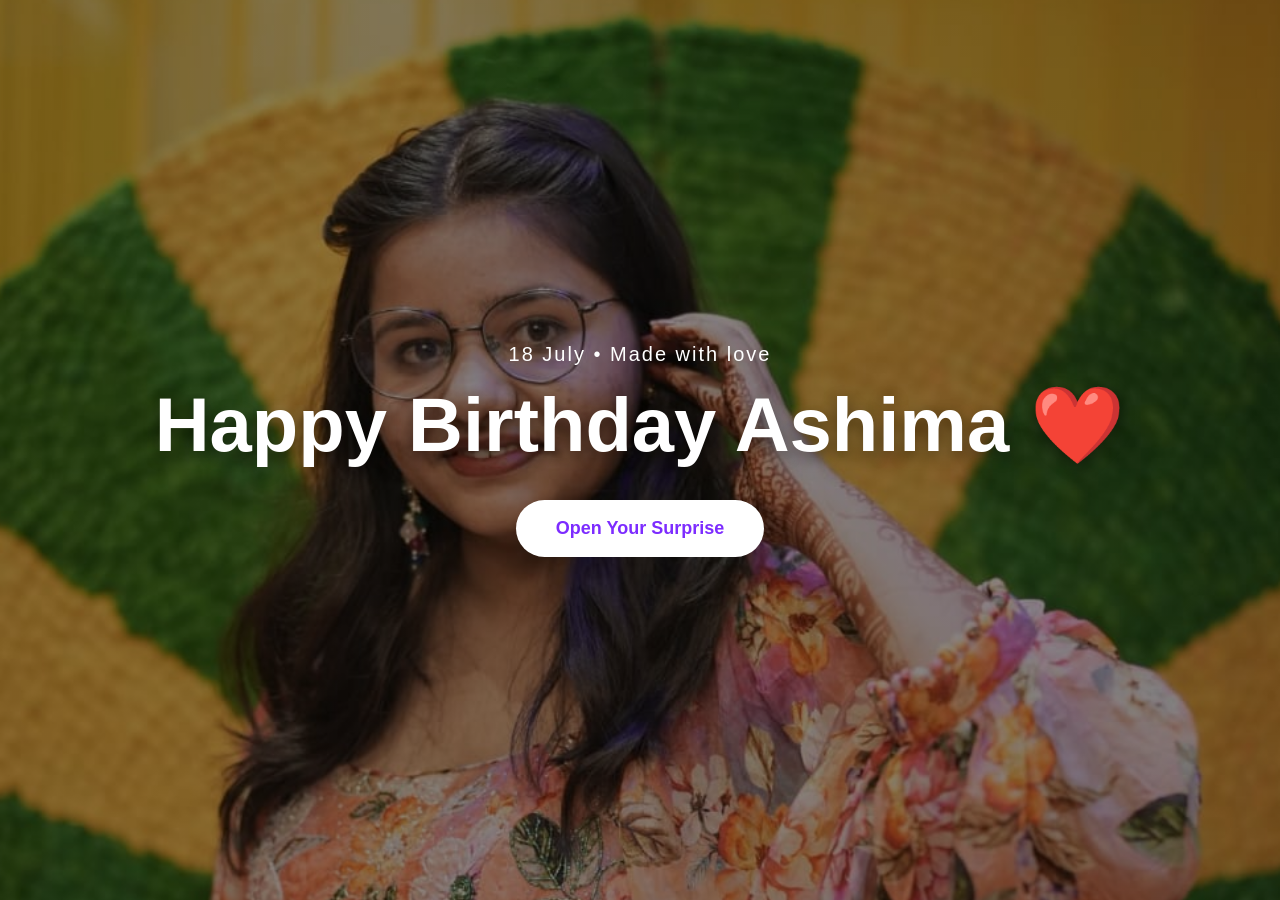
<file: index.html>
<!DOCTYPE html>
<html lang="en">
<head>
    <meta charset="UTF-8">
    <meta name="viewport" content="width=device-width, initial-scale=1.0">
    <title>Happy Birthday Ashima 💜</title>
    <link rel="icon" type="image/png" href="assets/images/favicon.png">
    <link rel="stylesheet" href="assets/css/style.css">

    <link rel="preconnect" href="https://fonts.googleapis.com">
<link rel="preconnect" href="https://fonts.gstatic.com" crossorigin>
<link href="https://fonts.googleapis.com/css2?family=Kalam:wght@300;400;700&display=swap" rel="stylesheet">
</head>
<body>
    <audio id="bgMusic" loop>
    <source src="assets/music/background.m4a" type="audio/mp4">
</audio>
    <section class="hero" id="hero">
    <div class="hero-content">
        <p>18 July • Made with love</p>
        <h1>Happy Birthday Ashima ❤️</h1>
<button id="openBtn" onclick="startMusicAndOpen()">
    Open Your Surprise
</button>
    </div>

</section>

<section id="verification">

  <div class="verify-box">
    <h2>Before You Enter...</h2>
    <p>We just need to verify that you are actually Ashima 😌</p>
    <button id="startVerify">Start Verification</button>
</div>

</section>

    <script src="assets/js/script.js"></script>

</body>
</html>
</file>
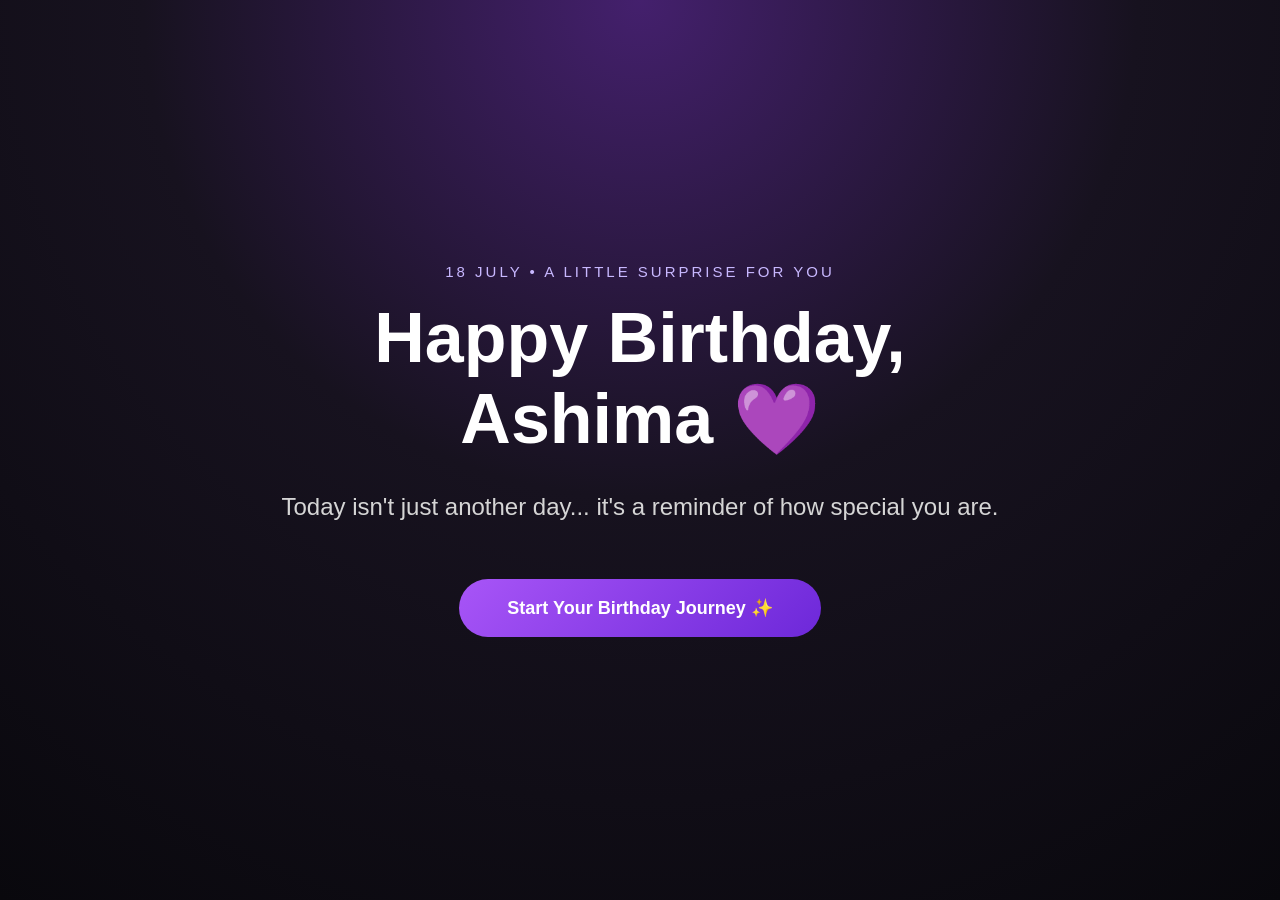
<file: pages/birthday.html>
<!DOCTYPE html>
<html lang="en">

<head>
    <meta charset="UTF-8">

    <meta
        name="viewport"
        content="width=device-width, initial-scale=1.0"
    >

    <title>Happy Birthday Ashima 💜</title>
<link rel="icon" type="image/png" href="../assets/images/favicon.png">
    <link
        rel="stylesheet"
        href="../assets/css/style.css"
    >
</head>

<body>

    <audio id="bgMusic" loop>
        <source
            src="../assets/music/background.m4a"
            type="audio/mp4"
        >
    </audio>

    <section class="birthday-page">

        <div class="birthday-content">

            <p class="birthday-small">
                18 July • A little surprise for you
            </p>

            <h1>
                Happy Birthday, Ashima 💜
            </h1>

            <p class="birthday-message">
                Today isn't just another day...
                it's a reminder of how special you are.
            </p>

            <button id="startJourneyBtn">
                Start Your Birthday Journey ✨
            </button>

        </div>

    </section>

    <script src="../assets/js/script.js"></script>

</body>

</html>
</file>
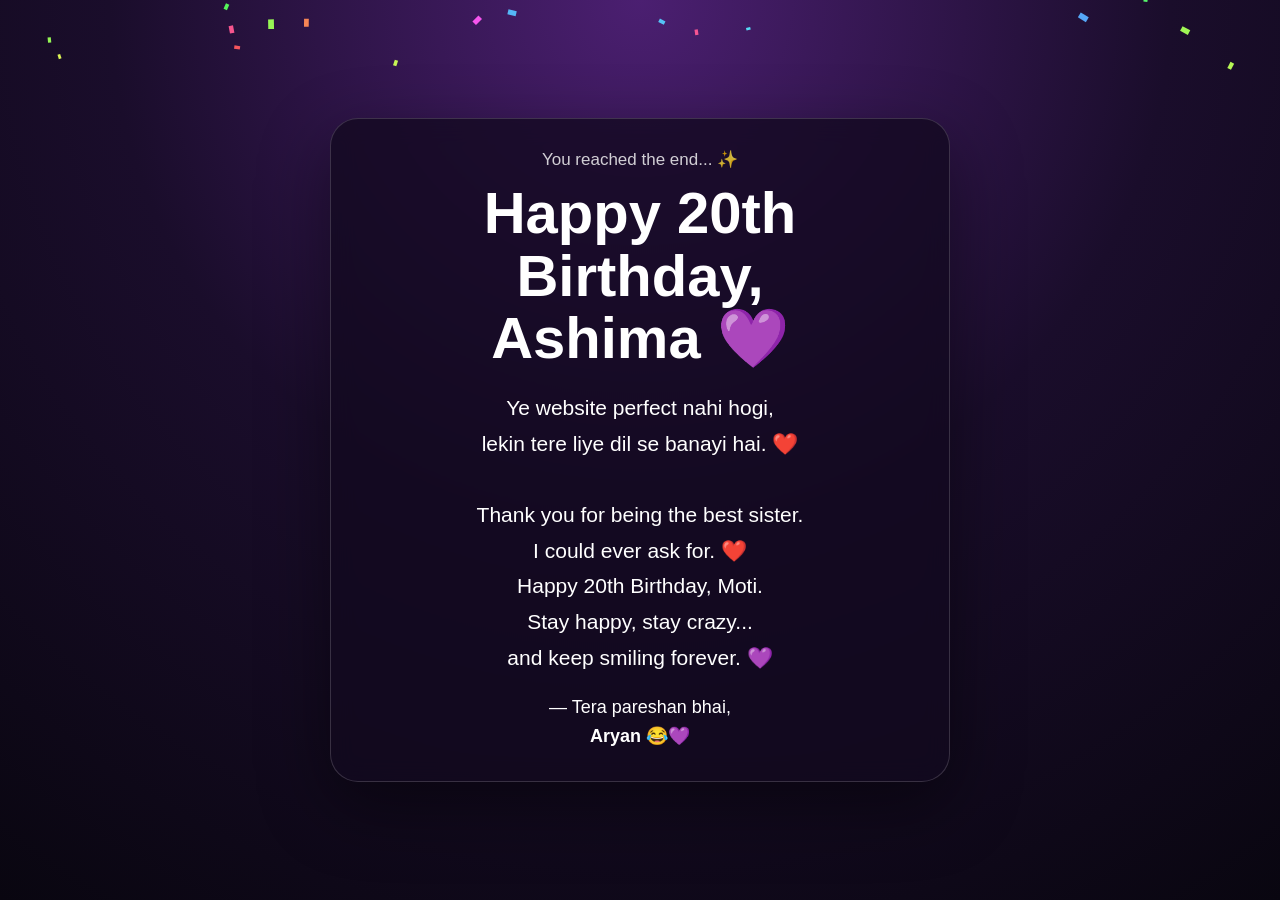
<file: pages/ending.html>
<!DOCTYPE html>
<html lang="en">
<head>
    <meta charset="UTF-8">
    <meta name="viewport" content="width=device-width, initial-scale=1.0">
    <title>Happy Birthday Ashima 💜</title>
<link rel="icon" type="image/png" href="../assets/images/favicon.png">
    <link rel="stylesheet" href="../assets/css/style.css">
    <link rel="icon" href="data:,">
</head>

<body class="ending-page">

    <audio id="bgMusic" autoplay loop>
        <source src="../assets/music/background.m4a" type="audio/mp4">
    </audio>

    <canvas id="confettiCanvas"></canvas>

    <main class="ending-card">
        <p class="ending-small">You reached the end... ✨</p>

        <h1>Happy 20th Birthday,<br>Ashima 💜</h1>

        <p class="ending-message">
            Ye website perfect nahi hogi,<br>
            lekin tere liye dil se banayi hai. ❤️
            <br><br>
            Thank you for being the best sister.
            <br>
            I could ever ask for. ❤️
            <br>
            Happy 20th Birthday, Moti.
            <br>
            Stay happy, stay crazy...
            <br>
            and keep smiling forever. 💜
        </p>

        <p class="ending-sign">
            — Tera pareshan bhai,<br>
            <strong>Aryan 😂💜</strong>
        </p>

    </main>

    <script>
        const music = document.getElementById("bgMusic");
        music.volume = 0.35;

        music.play().catch(() => {
            document.body.addEventListener("click", () => {
                music.play();
            }, { once: true });
        });

        const canvas = document.getElementById("confettiCanvas");
        const ctx = canvas.getContext("2d");

        let pieces = [];
        let animationId;

        function resizeCanvas() {
            canvas.width = window.innerWidth;
            canvas.height = window.innerHeight;
        }

        function createConfetti() {
            pieces = [];

            for (let i = 0; i < 180; i++) {
                pieces.push({
                    x: Math.random() * canvas.width,
                    y: Math.random() * canvas.height - canvas.height,
                    size: Math.random() * 7 + 4,
                    speed: Math.random() * 3 + 2,
                    drift: Math.random() * 2 - 1,
                    rotation: Math.random() * Math.PI
                });
            }
        }

        function animateConfetti() {
            ctx.clearRect(0, 0, canvas.width, canvas.height);

            pieces.forEach(piece => {
                piece.y += piece.speed;
                piece.x += piece.drift;
                piece.rotation += 0.04;

                if (piece.y > canvas.height) {
                    piece.y = -20;
                    piece.x = Math.random() * canvas.width;
                }

                ctx.save();
                ctx.translate(piece.x, piece.y);
                ctx.rotate(piece.rotation);
                ctx.fillStyle = `hsl(${Math.random() * 360}, 90%, 65%)`;
                ctx.fillRect(
                    -piece.size / 2,
                    -piece.size / 2,
                    piece.size,
                    piece.size * 0.6
                );
                ctx.restore();
            });

            animationId = requestAnimationFrame(animateConfetti);
        }

        function startConfetti() {
            cancelAnimationFrame(animationId);
            createConfetti();
            animateConfetti();
        }

        resizeCanvas();
        startConfetti();

        window.addEventListener("resize", () => {
            resizeCanvas();
            createConfetti();
        });

        
    </script>

</body>
</html>
</file>
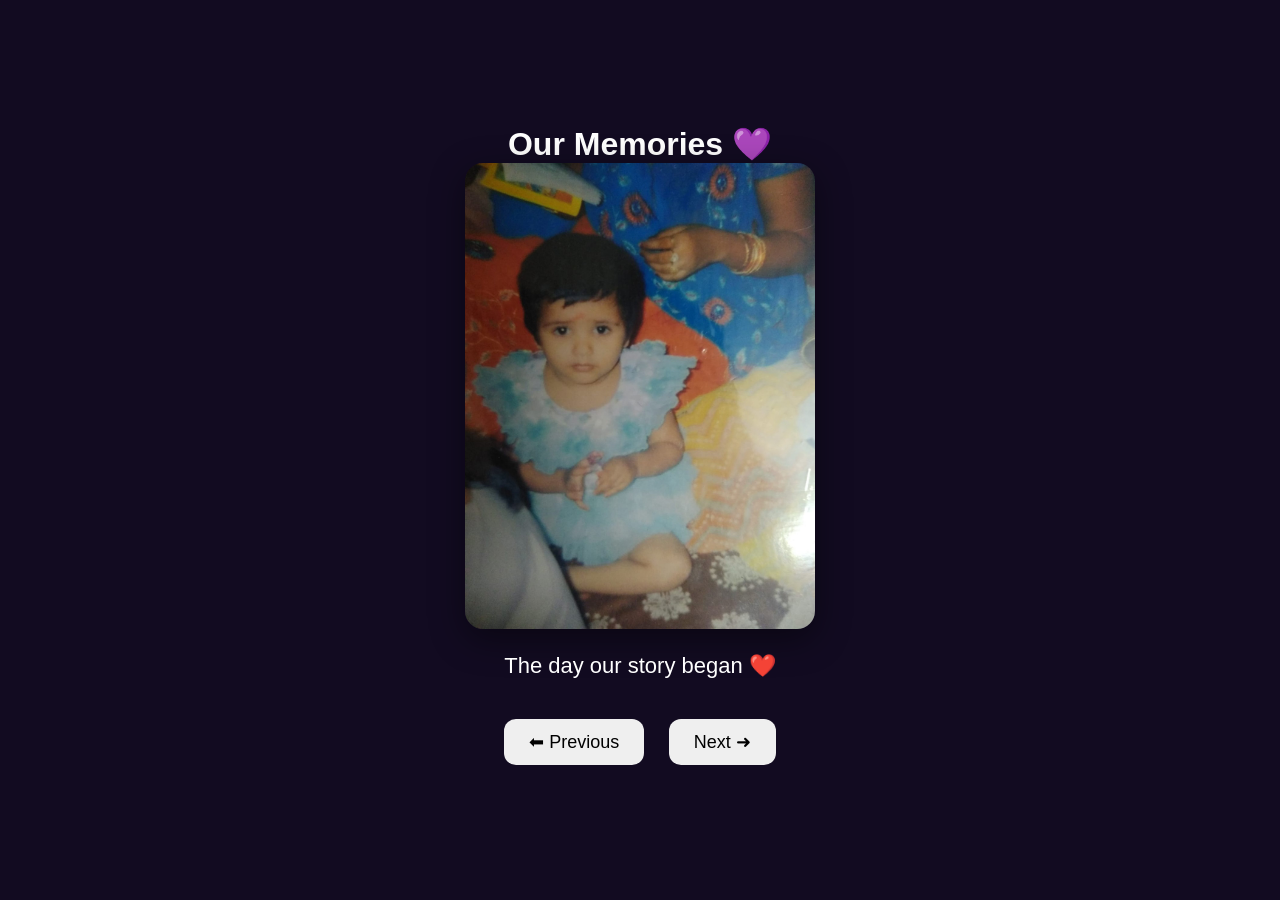
<file: pages/gallery.html>
<!DOCTYPE html>
<html lang="en">
<head>
    <meta charset="UTF-8">
    <meta name="viewport" content="width=device-width, initial-scale=1.0">
    <title>Our Memories 💜</title>
<link rel="icon" type="image/png" href="../assets/images/favicon.png">
    <link rel="stylesheet" href="../assets/css/style.css">
</head>

<body class="gallery-page">

   <audio id="bgMusic" autoplay loop>
    <source src="../assets/music/background.m4a" type="audio/mp4">
</audio>

    <div class="gallery-container">

        <h1>Our Memories 💜</h1>

        <img
            id="galleryImage"
            src="../assets/images/02_Timeline/01_Baby/baby_blue_frock.jpg"
            alt="Memory"
        >

        <p id="galleryCaption"></p>

        <div class="gallery-buttons">
            <button id="prevBtn">⬅ Previous</button>
            <button id="nextBtn">Next ➜</button>
        </div>

    </div>

    <script src="../assets/js/gallery.js"></script>

    <script>
        const music = document.getElementById("bgMusic");

        music.volume = 0.35;

        music.play().catch(() => {
            document.body.addEventListener("click", () => {
                music.play();
            }, { once: true });
        });
    </script>

</body>
</html>
</file>
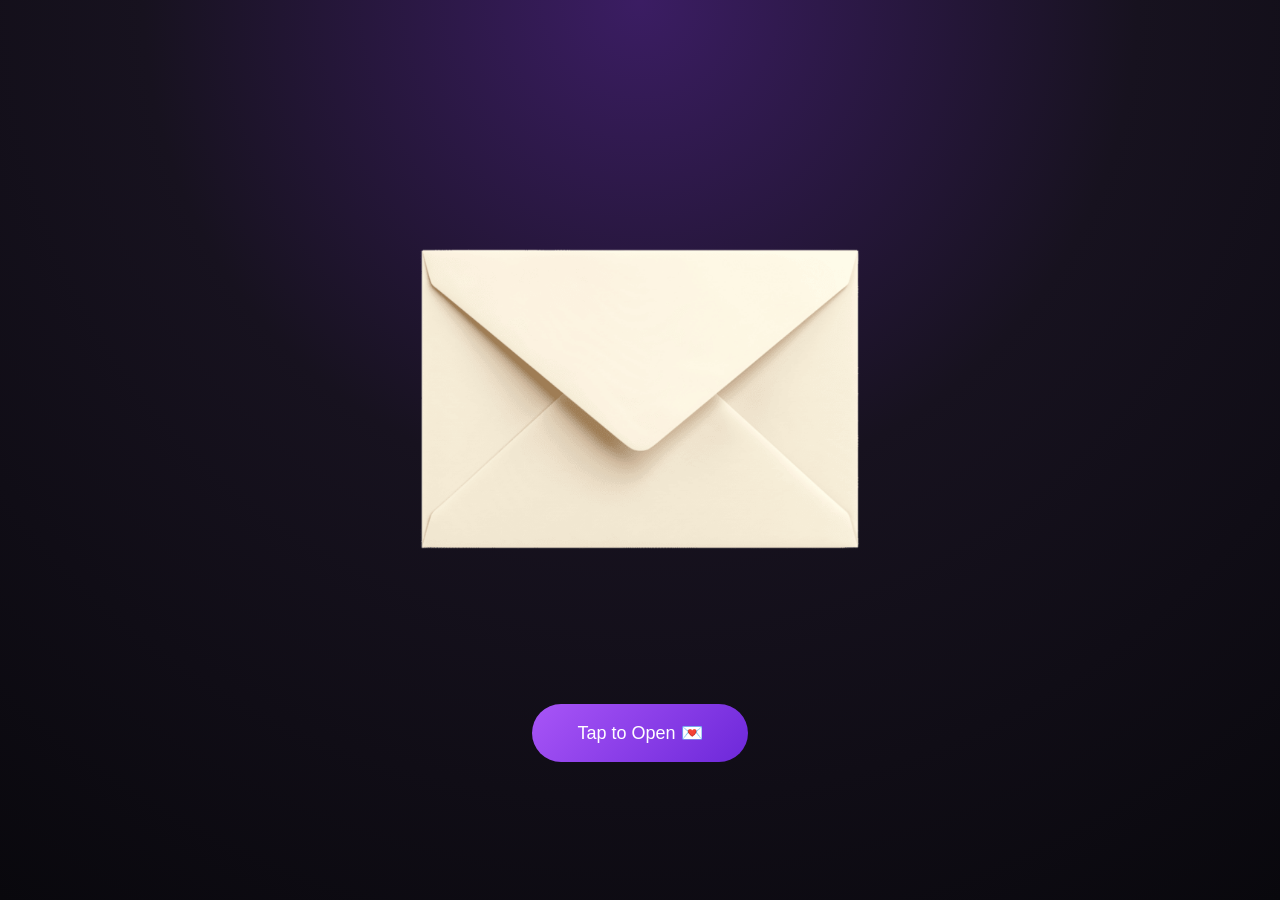
<file: pages/letter.html>
<!DOCTYPE html>
<html lang="en">

<head>
    <meta charset="UTF-8">

    <meta
        name="viewport"
        content="width=device-width, initial-scale=1.0"
    >

    <title>A Letter for Ashima 💜</title>
<link rel="icon" type="image/png" href="../assets/images/favicon.png">
    <link
        rel="stylesheet"
        href="../assets/css/style.css"
    >
</head>

<body>

    <audio id="bgMusic" loop>
        <source
            src="../assets/music/background.m4a"
            type="audio/mp4"
        >
    </audio>

    <section class="letter-page">

        <div class="envelope-wrap" id="envelopeWrap">

            <div class="envelope">

                <img
                    id="envelopeImage"
                    src="../assets/images/envelope.webp"
                    alt="Envelope"
                >

                <div class="letter-paper">

                    <h2>For Ashima 💜</h2>

                    <p id="letterText"></p>

                    <button id="letterContinueBtn">
                        Continue ✨
                    </button>

                </div>

            </div>

            <button id="openLetterBtn">
                Tap to Open 💌
            </button>

        </div>

    </section>

    <script src="../assets/js/script.js"></script>

</body>

</html>
</file>
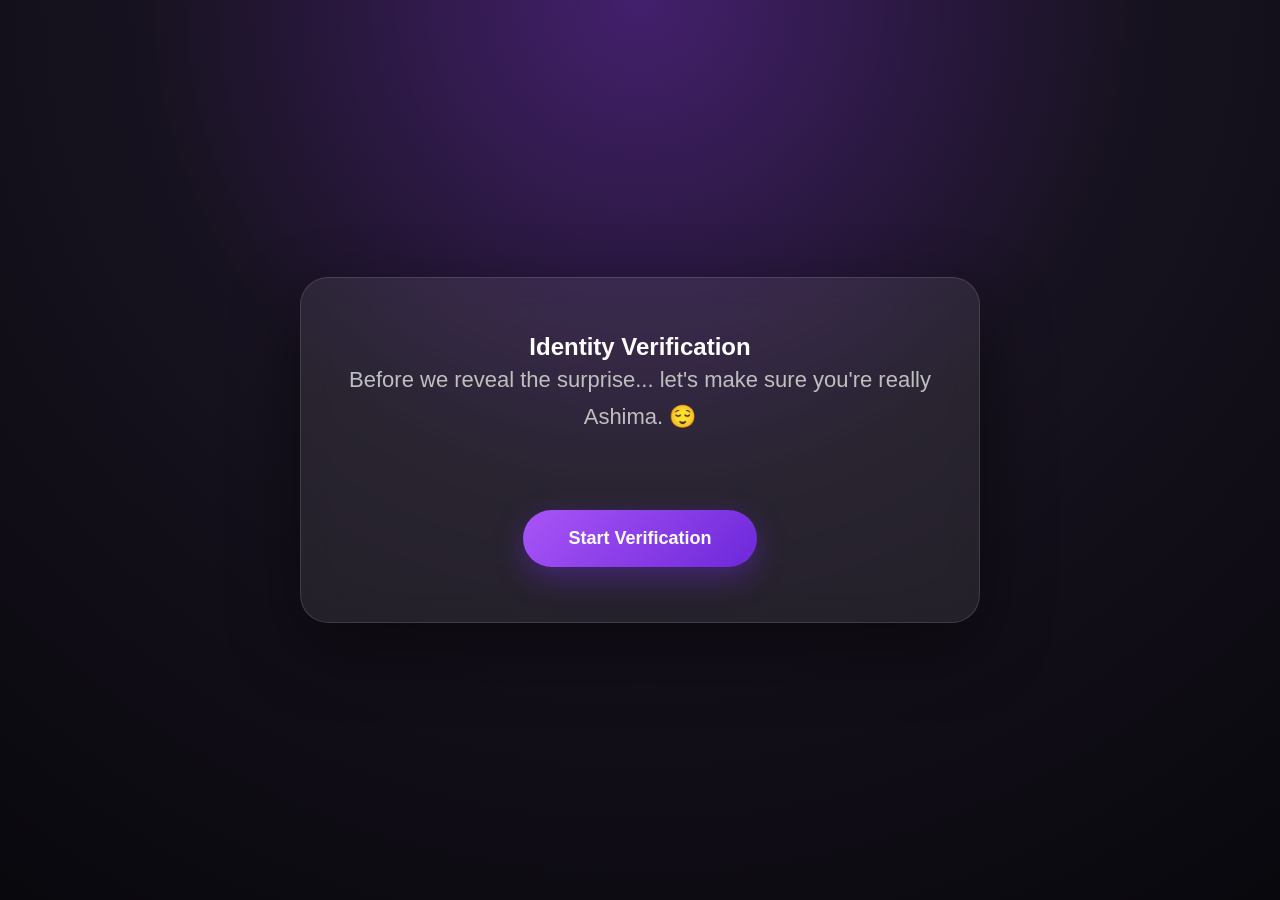
<file: pages/verification.html>
<!DOCTYPE html>
<html lang="en">

<head>
    <meta charset="UTF-8">

    <meta
        name="viewport"
        content="width=device-width, initial-scale=1.0"
    >

    <title>Verification • Ashima</title>
<link rel="icon" type="image/png" href="../assets/images/favicon.png">
    <link
        rel="stylesheet"
        href="../assets/css/style.css"
    >
</head>

<body>
<audio id="bgMusic" loop>
    <source src="../assets/music/background.m4a" type="audio/mp4">
</audio>

    <section class="verification-page">

        <div class="verify-box">

            <!-- Intro Screen -->
            <div class="verify-intro">

                <h1>Identity Verification</h1>

                <p>
                    Before we reveal the surprise...
                    let's make sure you're really Ashima. 😌
                </p>

                <button id="startVerify">
                    Start Verification
                </button>

            </div>


            <!-- Checking 1/5 to 5/5 -->
            <div class="loading-box">

                <h3 id="checkTitle">
                    Checking 1/5...
                </h3>

                <div class="progress-bar">
                    <div class="progress"></div>
                </div>

                <p id="checkText">
                    Scanning facial expressions... 👀
                </p>

            </div>


            <!-- Wear Necklace Screen -->
            <div class="necklace-box">

                <h2>💜 One Last Thing...</h2>

                <p>
                    Before the AI can verify your identity,
                    please wear the necklace first.
                </p>

                <button id="wearNecklace">
                    ✨ I'm Wearing It
                </button>

            </div>


            <!-- Live Camera Screen -->
            <div class="camera-box">

                <h2>Final Verification</h2>

                <p>
                    Please capture a LIVE selfie to continue.
                    Gallery images are not accepted.
                </p>

                <video
                    id="camera"
                    autoplay
                    playsinline
                ></video>

                <canvas id="canvas"></canvas>

                <button id="captureBtn">
                    📷 Capture Live Selfie
                </button>

            </div>


            <!-- AI Analysis Screen -->
            <div class="ai-box">

                <h2>🤖 OPEN AI Vision v18.0</h2>

                <p id="aiStatus">
                    Analyzing Face...
                </p>

                <div class="ai-progress-bar">
                    <div class="ai-progress"></div>
                </div>

                <div class="ai-results">

                    <p>✅ Live Face Verified</p>
                    <p>✅ Necklace Detected</p>
                    <p>✅ Smile Detected</p>
                    <p>✅ Birthday Girl Confirmed</p>

                </div>

<div class="beauty-score">
    <p>Beauty Score...</p>
    <p>Calculating...</p>
</div>

<div id="aiError" style="display:none;">
    <h2>❌ ERROR</h2>
    <p>Too beautiful for accurate AI analysis.</p>
</div>

<div id="roastBox">

    <p id="roastText">
        Wah kya necklace hai...<br>
        Bas shakal bhi utni achhi hoti 😂
    </p>

</div>

<div id="damageMeme">

    <img
        id="damageGif"
        src="../assets/images/emotional_damage.gif"
        alt="Emotional Damage"
    >

    <audio id="damageSound">
        <source
            src="../assets/sounds/emotional_damage.mp3"
            type="audio/mpeg">
    </audio>

</div>
<div id="correctionBox">

    <h2>🤖 System Notice</h2>

    <p>
        User got offended...<br>
        Recalculating...
    </p>

    <br>

    <h2>❤️ Correction Applied</h2>

    <h1>999999999/10</h1>

    <p>Beauty Score Updated Successfully.</p>

</div>
            </div>

        </div>

    </section>

    <script src="../assets/js/script.js"></script>

</body>

</html>
</file>
<file: assets/css/style.css>
*{
    margin:0;
    padding:0;
    box-sizing:border-box;
}

body{
    font-family:Arial, Helvetica, sans-serif;
    overflow-x:hidden;
}

.hero{
    width:100%;
    height:100vh;

    background-image:
        linear-gradient(rgba(0,0,0,0.45), rgba(0,0,0,0.45)),
        url("../images/hero.jpg");

    background-size:110%;
    background-position:center 45%;
    background-repeat:no-repeat;

    display:flex;
    justify-content:center;
    align-items:center;

    text-align:center;
    color:white;
    animation: heroZoom 10s ease-in-out infinite alternate;
}


.hero-content p{
    font-size:20px;
    letter-spacing:2px;
    margin-bottom:15px;
}

.hero-content h1{
    font-size: clamp(42px, 6vw, 76px);
    margin-bottom:30px;
    text-shadow:0 5px 15px rgba(0,0,0,.4);
}

.hero-content button{

    padding:18px 40px;
    border:none;
    border-radius:50px;

    font-size:18px;
    cursor:pointer;

    background:#ffffff;
    color:#7d2cff;

    font-weight:bold;

    transition:.3s;
}

.hero-content button:hover{

    transform:scale(1.08);

    background:#7d2cff;

    color:white;
}
@keyframes heroZoom{
    0%{
        background-size:110%;
        background-position:45% 45%;
    }

    100%{
        background-size:125%;
        background-position:55% 40%;
    }
}
@keyframes fadeUp{

    0%{
        opacity:0;
        transform:translateY(40px) scale(0.98);
    }

    70%{
        opacity:1;
        transform:translateY(-2px) scale(1.005);
    }

    100%{
        opacity:1;
        transform:translateY(0) scale(1);
    }

}

.hero-content{

   animation: fadeUp 1.4s ease-out forwards;

}
#verification{
    width:100%;
    min-height:100vh;

    background:#0f1117;

   display:none;
opacity:0;

    color:white;
}.verify-box{

    text-align:center;
    max-width:700px;
    padding:40px;

}

.verify-box h2{

    font-size:55px;
    margin-bottom:20px;

}

.verify-box p{

    font-size:22px;
    color:#bfbfbf;
    line-height:1.7;
    margin-bottom:40px;

}

.verify-box button{

    padding:18px 42px;

    border:none;
    border-radius:50px;

    font-size:18px;
    font-weight:bold;

    cursor:pointer;

    background:#7d2cff;
    color:white;

    transition:.3s;

}

.verify-box button:hover{

    transform:scale(1.05);

}
.hero.hide{

    animation:heroExit .9s ease forwards;

}

@keyframes heroExit{

    0%{

        opacity:1;
        filter:blur(0);
        transform:scale(1);

    }

    100%{

        opacity:0;
        filter:blur(18px);
        transform:scale(1.15);

    }

}
.verification-page{
    width:100%;
    min-height:100vh;
    padding:30px;

    display:flex;
    justify-content:center;
    align-items:center;

    background:
        radial-gradient(circle at top, #44206d 0%, #17121f 45%, #09080d 100%);

    color:white;
}

.verification-page .verify-box{
    width:min(680px, 100%);
    padding:55px 45px;

    text-align:center;

    background:rgba(255,255,255,0.08);
    border:1px solid rgba(255,255,255,0.18);
    border-radius:28px;

    box-shadow:0 25px 70px rgba(0,0,0,0.45);
    backdrop-filter:blur(15px);
    animation: fadeUp 0.8s ease;
transition: .3s;
border: 1px solid rgba(255,255,255,.12);
}
#startVerify{
    margin-top:35px;

    padding:18px 45px;

    border:none;
    border-radius:50px;

    font-size:18px;
    font-weight:700;

    color:#fff;

    cursor:pointer;

    background:linear-gradient(135deg,#a855f7,#6d28d9);

    box-shadow:0 10px 30px rgba(125,44,255,.35);

    transition:.35s;
}

#startVerify:hover{
    transform:translateY(-6px) scale(1.06);
    box-shadow:0 25px 50px rgba(125,44,255,.55);
}
.loading-box{

    display:none;

    margin-top:40px;

    animation:fadeUp .6s ease;
}

.progress-bar{

    width:100%;
    height:12px;

    background:rgba(255,255,255,.15);

    border-radius:50px;

    overflow:hidden;

    margin:25px 0;
}

.progress{

    width:0%;

    height:100%;

    background:linear-gradient(90deg,#a855f7,#7d2cff);

    border-radius:50px;
}

.loading-box h3{

    font-size:28px;

    margin-bottom:10px;
}

.loading-box p{

    font-size:18px;

    opacity:.85;
}
.progress.active{
    animation: fillProgress 2.5s linear forwards;
}

@keyframes fillProgress{
    from{
        width:0%;
    }

    to{
        width:100%;
    }
}
.camera-box{
    display:none;
}
.camera-box{

    display:none;
    text-align:center;

    animation:fadeUp .8s ease;

}

#camera{

    width:100%;
    max-width:420px;
    aspect-ratio:3/4;

    border-radius:20px;

    background:black;

    object-fit:cover;

    margin:30px auto;

    border:3px solid rgba(255,255,255,.15);

}

#canvas{

    display:none;

}

#captureBtn{

    padding:18px 45px;

    border:none;

    border-radius:50px;

    cursor:pointer;

    font-size:18px;

    font-weight:bold;

    color:white;

    background:linear-gradient(135deg,#a855f7,#6d28d9);

    transition:.3s;

}

#captureBtn:hover{

    transform:translateY(-4px) scale(1.05);

}
.necklace-box{
    display:none;
    text-align:center;
    animation:fadeUp .8s ease;
}

#wearNecklace{
    margin-top:30px;
    padding:18px 42px;
    border:none;
    border-radius:50px;
    font-size:18px;
    font-weight:700;
    cursor:pointer;
    color:white;
    background:linear-gradient(135deg,#a855f7,#6d28d9);
    transition:.3s;
}

#wearNecklace:hover{
    transform:translateY(-4px) scale(1.05);
}
.ai-box{
    display:none;
    text-align:center;
    animation:fadeUp .8s ease;
}

.ai-results{
    display:none;
    margin-top:25px;
}

.beauty-score{
    display:none;
    margin-top:25px;
}

.ai-progress-bar{
    width:100%;
    height:12px;
    margin:30px auto;
    border-radius:20px;
    overflow:hidden;
    background:rgba(255,255,255,.12);
}

.ai-progress{
    width:0%;
    height:100%;
    background:linear-gradient(90deg,#a855f7,#6d28d9);
}
#aiError{
    display:none;
    margin-top:35px;
    animation:fadeUp .6s ease;
}

#aiError h2{
    color:#ff4d4d;
    margin-bottom:10px;
}

.ai-results p{
    opacity:0;
    transform:translateY(10px);
}
#roastBox{
    display:none;
    text-align:center;
    margin-top:35px;
    animation:fadeUp .6s ease;
}

#roastText{
    font-size:28px;
    font-weight:700;
    line-height:1.6;
    color:#fff;
    margin-bottom:25px;
}

#damageGif{
    width:280px;
    max-width:90%;
    border-radius:20px;
}
#correctionBox{
    display:none;
    text-align:center;
    margin-top:35px;
    animation:fadeUp .6s ease;
}

#correctionBox h1{
    font-size:60px;
    color:#ff69b4;
    margin:20px 0;
}

#correctionBox h2{
    margin:15px 0;
}
#continueJourney{

    margin-top:35px;

    padding:18px 45px;

    border:none;

    border-radius:50px;

    cursor:pointer;

    font-size:18px;

    font-weight:bold;

    color:white;

    background:linear-gradient(135deg,#a855f7,#6d28d9);

    transition:.3s;

}

#continueJourney:hover{

    transform:translateY(-4px) scale(1.05);

}
.birthday-page{

    width:100%;
    min-height:100vh;

    display:flex;
    justify-content:center;
    align-items:center;

    padding:40px;

    text-align:center;

    background:
    radial-gradient(circle at top,#44206d 0%,#17121f 45%,#09080d 100%);

}

.birthday-content{

    width:min(750px,100%);

    animation:fadeUp 1s ease;

}

.birthday-small{

    color:#c8b8ff;

    letter-spacing:3px;

    margin-bottom:18px;

    font-size:15px;

    text-transform:uppercase;

}

.birthday-content h1{

    font-size:70px;

    color:white;

    margin-bottom:25px;

}

.birthday-message{

    color:#d5d5d5;

    font-size:24px;

    line-height:1.8;

    margin-bottom:50px;

}

#startJourneyBtn{

    padding:18px 48px;

    border:none;

    border-radius:50px;

    font-size:18px;

    font-weight:bold;

    color:white;

    cursor:pointer;

    background:linear-gradient(135deg,#a855f7,#6d28d9);

    transition:.35s;

}

#damageMeme{

    display:none;
    text-align:center;
    margin-top:25px;
    animation:popDamage .4s ease;

}

#damageMeme img{

    width:320px;
    max-width:90%;
    border-radius:18px;

}

@keyframes popDamage{

    from{

        transform:scale(.7);

        opacity:0;

    }

    to{

        transform:scale(1);

        opacity:1;

    }

}
.letter-page{

    width:100%;
    min-height:100vh;

    display:flex;
    justify-content:center;
    align-items:center;

    padding:40px;

    background:
    radial-gradient(circle at top,#3b1d63 0%,#17121f 45%,#09080d 100%);

}

.envelope-wrap{

    display:flex;
    flex-direction:column;
    align-items:center;
    gap:35px;

}

.envelope{

    position:relative;

    width:520px;

    display:flex;

    justify-content:center;

    align-items:center;

}

#envelopeImage{

    width:100%;
    display:block;
    transition:.8s ease;
    pointer-events:none;

}

.letter-paper{

    position:absolute;

    left:50%;

    top:90px;

    transform:translateX(-50%) translateY(80px);

    opacity:0;

    width:340px;

    height:430px;

    background:white;

    border-radius:12px;

    padding:30px;

    box-sizing:border-box;

    box-shadow:0 18px 40px rgba(0,0,0,.35);

    transition:.9s;
}

.letter-paper{

    position:absolute;

    left:50%;
    top:90px;

    transform:translateX(-50%) translateY(80px);
    opacity:0;
    transition:transform .9s ease, opacity .6s ease;

    width:340px;
    height:430px;

    background:white;

    border-radius:12px;

    padding:30px;

    box-sizing:border-box;

    box-shadow:0 20px 45px rgba(0,0,0,.30);

    z-index:2;

}

.letter-paper h2{

    text-align:center;

    margin-bottom:25px;

    color:#6d28d9;

}

#letterText{
    font-family: "Kalam", cursive;
    font-size: 24px;
    line-height: 1.8;
    letter-spacing: 0.4px;
    text-align: left;
text-rendering: optimizeLegibility;
font-weight: 400;
}

#letterContinueBtn{

    display:none;

    margin:40px auto 0;

    padding:15px 40px;

    border:none;

    border-radius:50px;

    cursor:pointer;

    color:white;

    font-size:17px;

    background:linear-gradient(135deg,#a855f7,#6d28d9);

}

#openLetterBtn{

    position: relative;
    z-index: 100;

    padding:18px 45px;
    border:none;
    border-radius:50px;
    font-size:18px;
    cursor:pointer;
    color:white;
    background:linear-gradient(135deg,#a855f7,#6d28d9);
    transition:.35s;

}


#openLetterBtn:hover{

    transform:translateY(-4px);

}
.envelope.opened .letter-paper{
    transform:translateX(-50%) translateY(-90px);
    opacity:1;
    z-index:6;
}

.envelope.opened #envelopeImage{
    transform:scale(.96);
    opacity:.78;
}

#envelopeImage{
    transition:.8s ease;
}
/* ===== FINAL LETTER FIX ===== */

.letter-page{
    min-height:100vh;
    height:auto;
    padding:40px 16px;
    overflow-x:hidden;
    background:
        radial-gradient(circle at top,#3b1d63 0%,#17121f 45%,#09080d 100%);
}

.envelope-wrap{
    width:100%;
    min-height:calc(100vh - 80px);
    justify-content:center;
}

.envelope{
    width:min(520px, 92vw);
    min-height:340px;
}

#envelopeImage{
    width:100%;
    pointer-events:none;
}

.letter-paper{
    top:70px;
    width:min(440px, 86vw);
    height:min(560px, 70vh);
    padding:30px 24px;

    overflow-y:auto;
    overflow-x:hidden;

    transform:translateX(-50%) translateY(70px);
    opacity:0;

    z-index:6;
    scrollbar-width:thin;
}

.envelope.opened .letter-paper{
    transform:translateX(-50%) translateY(-70px);
    opacity:1;
}

.envelope.opened #envelopeImage{
    opacity:.35;
    transform:scale(.94);
}

#letterText{
    min-height:0;
    font-size:16px;
    line-height:1.65;
    white-space:pre-line;
    text-align:left;
}

#letterContinueBtn{
    margin:25px auto 5px;
}

#openLetterBtn{
    position:relative;
    z-index:100;
    margin-top:10px;
}

@media (max-width:600px){

    .letter-page{
        padding:25px 10px;
    }

    .letter-paper{
        top:55px;
        width:88vw;
        height:68vh;
        padding:24px 18px;
    }

    .envelope.opened .letter-paper{
        transform:translateX(-50%) translateY(-45px);
    }

    #letterText{
        font-size:15px;
        line-height:1.6;
    }
}
#letterContinueBtn{
    position: relative !important;
    z-index: 9999 !important;
    pointer-events: auto !important;
    cursor: pointer !important;
    display: block !important;
}
.gallery-page{

background:#120b21;
display:flex;
justify-content:center;
align-items:center;
min-height:100vh;
color:white;

}

.gallery-container{

text-align:center;
width:90%;

}

.gallery-container img{

width:350px;
max-width:90%;
border-radius:18px;
box-shadow:0 10px 35px rgba(0,0,0,.45);

}

.gallery-buttons{

margin-top:30px;

}

.gallery-buttons button{

padding:12px 25px;
margin:10px;
border:none;
border-radius:12px;
font-size:18px;
cursor:pointer;

}

#galleryCaption{

margin-top:20px;
font-size:22px;

}
/* ===== FINAL ENDING PAGE ===== */

.ending-page {
    min-height: 100vh;
    margin: 0;
    padding: 24px;
    display: flex;
    align-items: center;
    justify-content: center;
    overflow: hidden;
    color: white;
    background:
        radial-gradient(circle at top, #4b1f71 0%, #1a0d2b 48%, #090610 100%);
}

#confettiCanvas {
    position: fixed;
    inset: 0;
    width: 100%;
    height: 100%;
    pointer-events: none;
    z-index: 1;
}

.ending-card {
    position: relative;
    z-index: 2;
    width: min(620px, 92vw);
    padding: 30px 24px;
    max-height: 90vh;
    overflow-y: auto;
    text-align: center;
    border: 1px solid rgba(255, 255, 255, 0.16);
    border-radius: 28px;
    background: rgba(18, 10, 31, 0.78);
    box-shadow: 0 24px 70px rgba(0, 0, 0, 0.45);
    backdrop-filter: blur(12px);
    animation: endingEntry 0.9s ease both;
}

.ending-small {
    margin: 0 0 12px;
    font-size: 17px;
    opacity: 0.8;
}

.ending-card h1 {
    margin: 0;
    font-size: clamp(34px, 6vw, 58px);
    line-height: 1.08;
}

.ending-message {
    margin: 20px auto 0;
    font-size: clamp(17px, 3vw, 21px);
    line-height: 1.7;
}

.ending-sign {
    margin: 18px 0 0;
    font-size: 18px;
    line-height: 1.6;
}

#celebrateBtn {
    margin-top: 28px;
    padding: 13px 24px;
    border: 0;
    border-radius: 999px;
    font-size: 17px;
    font-weight: 700;
    cursor: pointer;
    color: #23102f;
    background: white;
    transition: transform 0.2s ease;
}

#celebrateBtn:hover {
    transform: translateY(-2px) scale(1.03);
}

@keyframes endingEntry {
    from {
        opacity: 0;
        transform: translateY(25px) scale(0.96);
    }

    to {
        opacity: 1;
        transform: translateY(0) scale(1);
    }
}

@media (max-width: 600px) {
    .ending-page {
        padding: 16px;
    }

    .ending-card {
        padding: 34px 20px;
        border-radius: 22px;
    }

    .ending-message {
        line-height: 1.6;
    }
}
</file>
